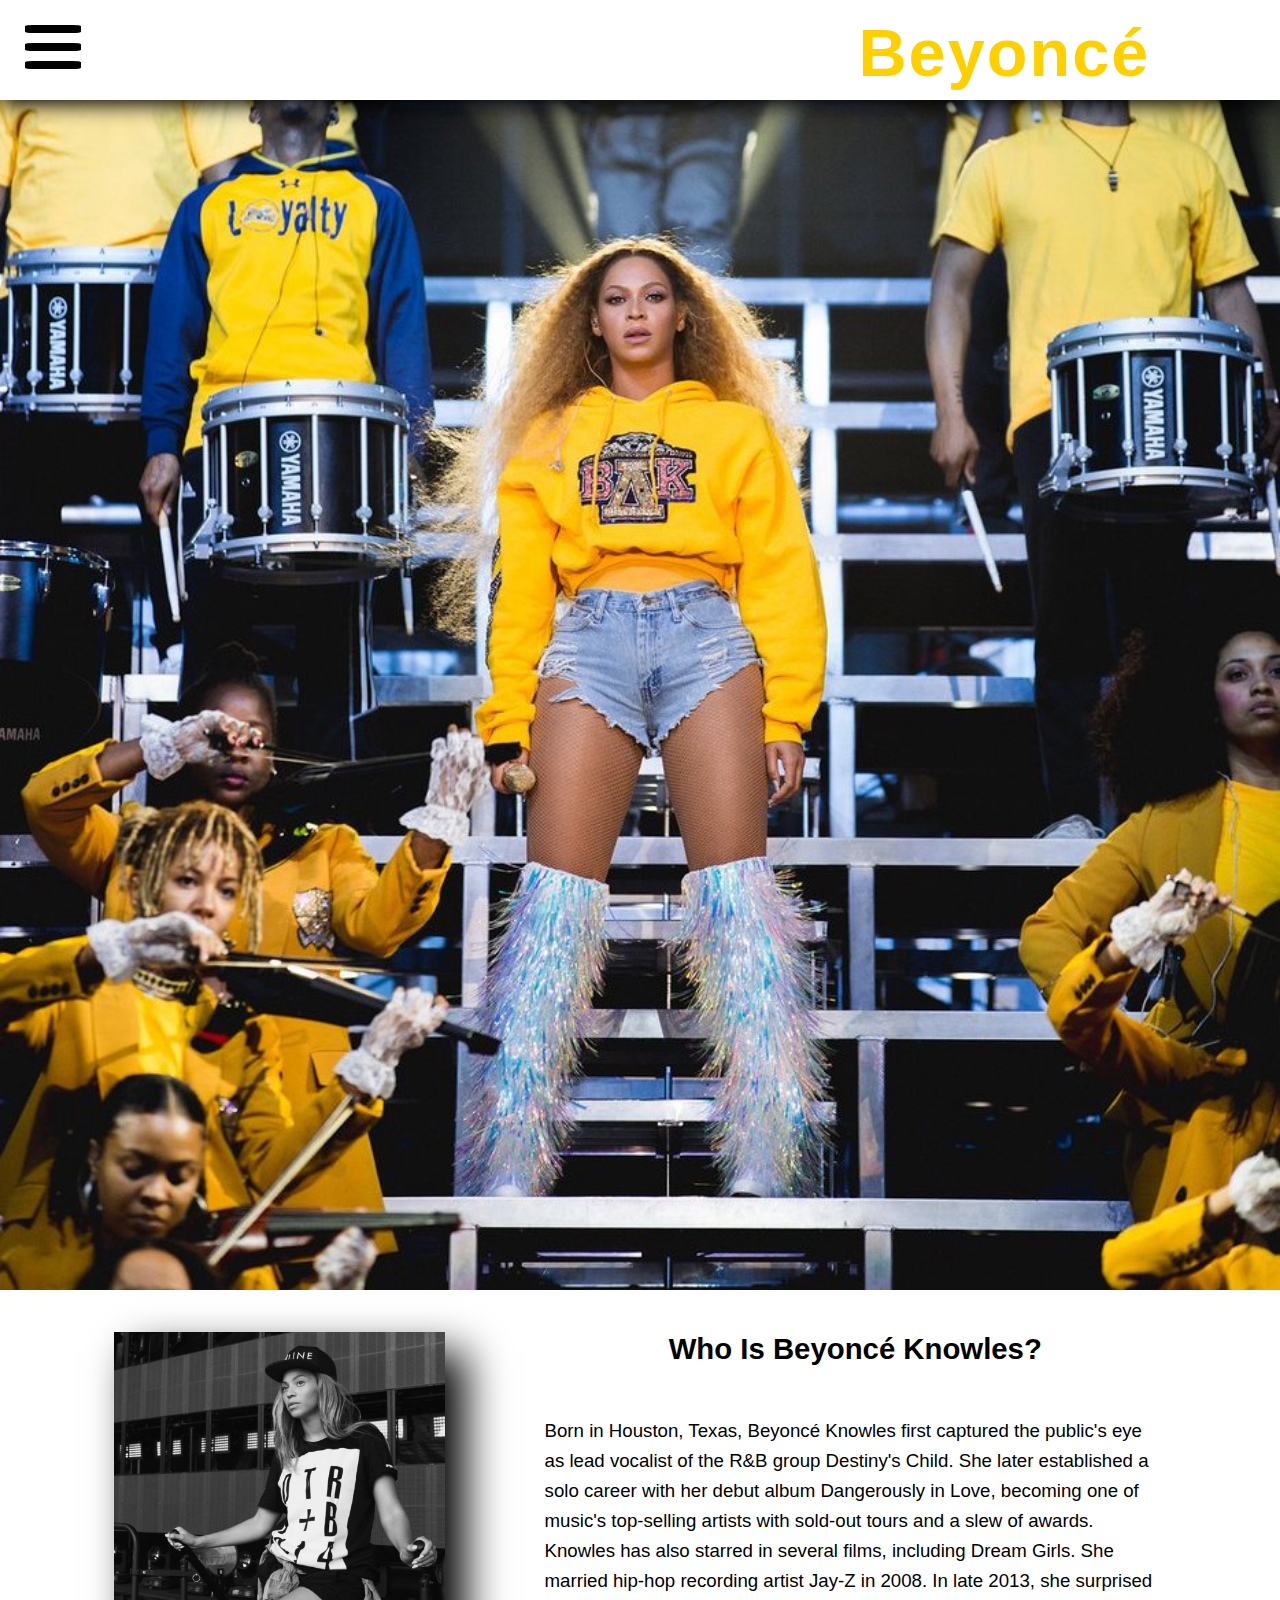
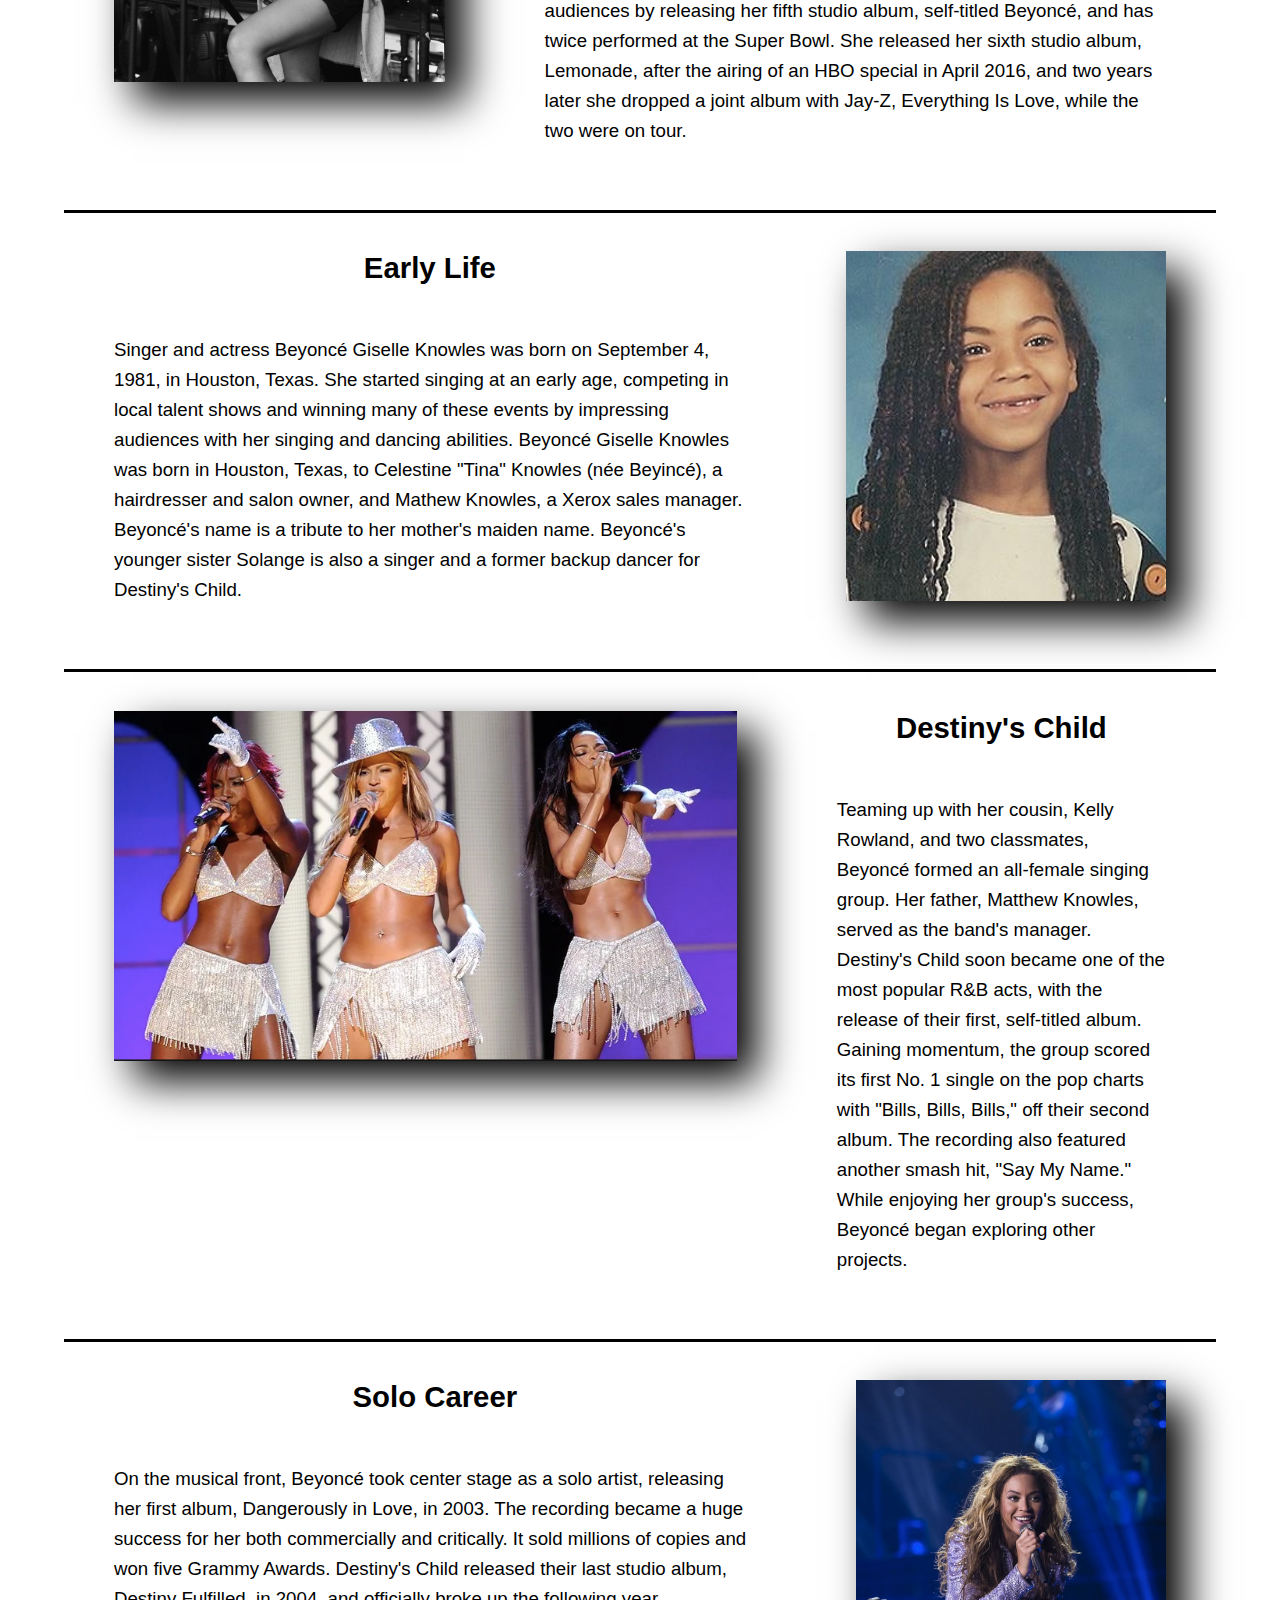
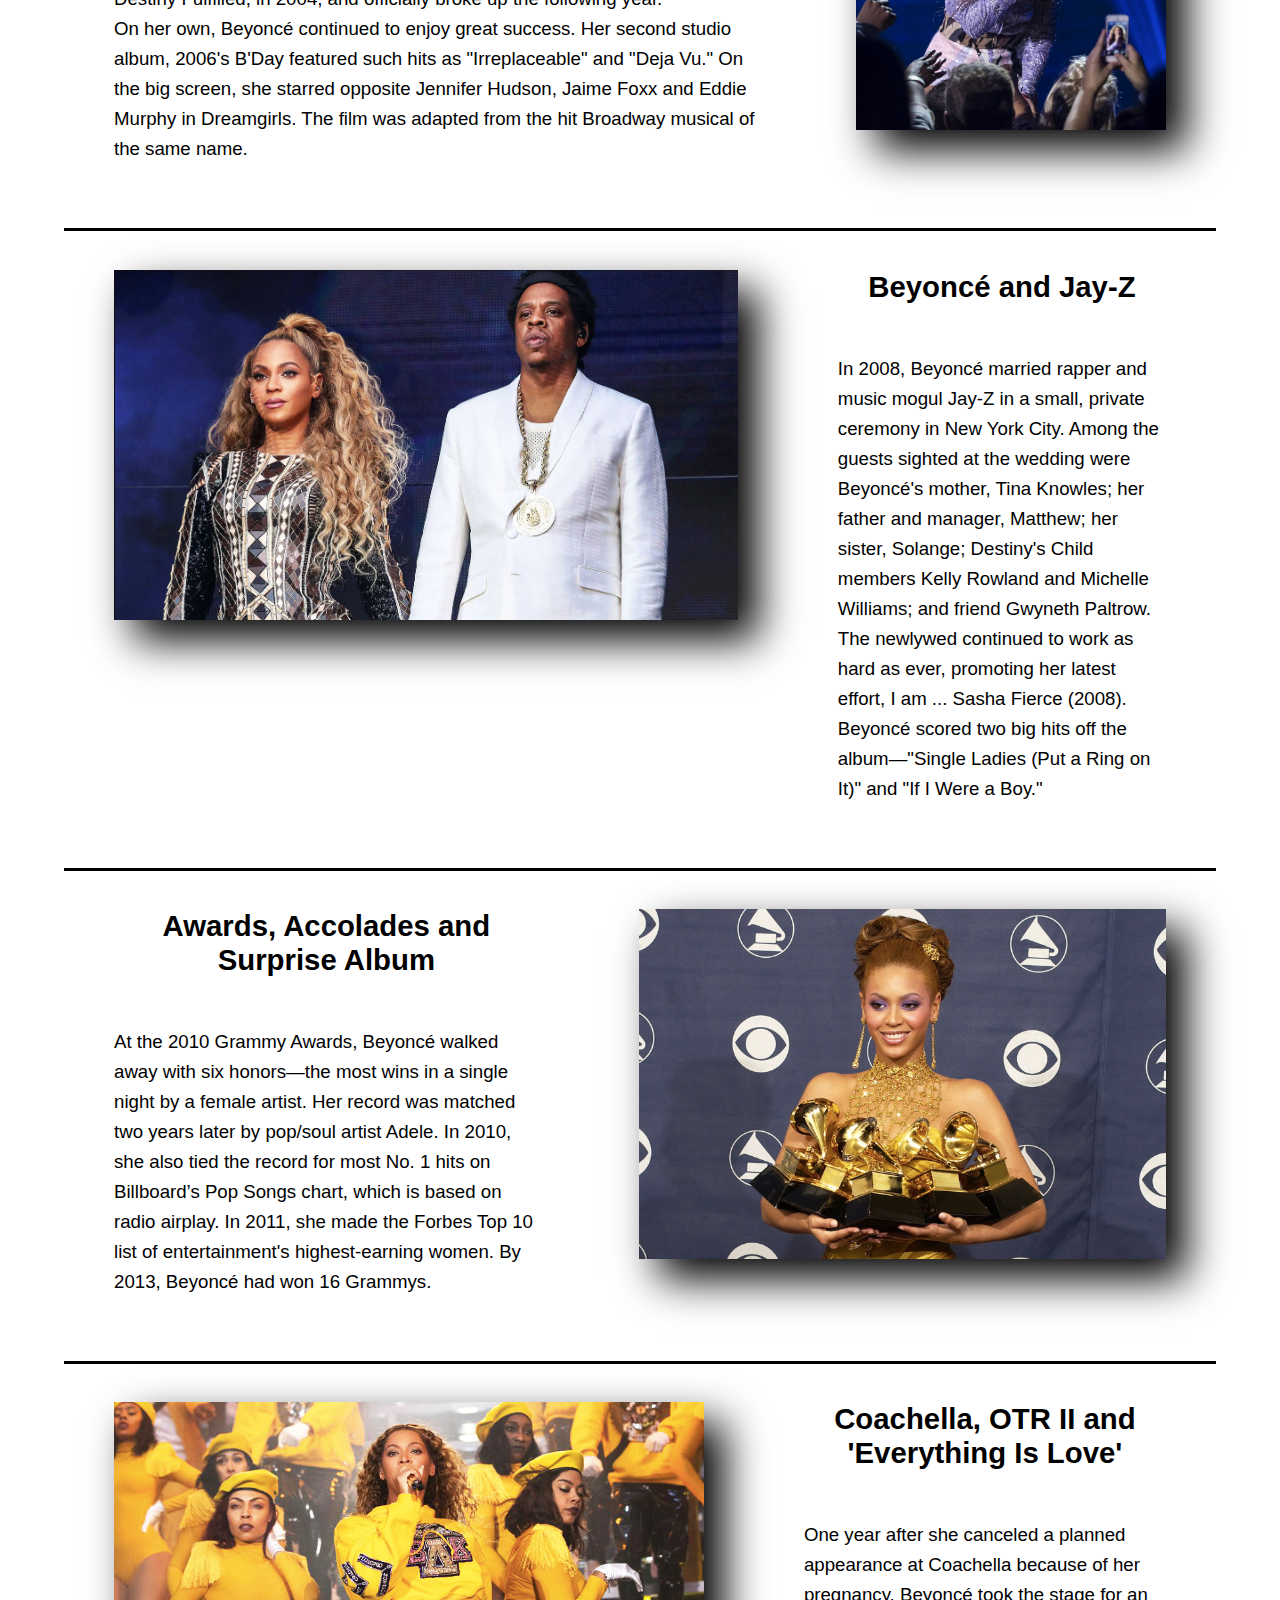
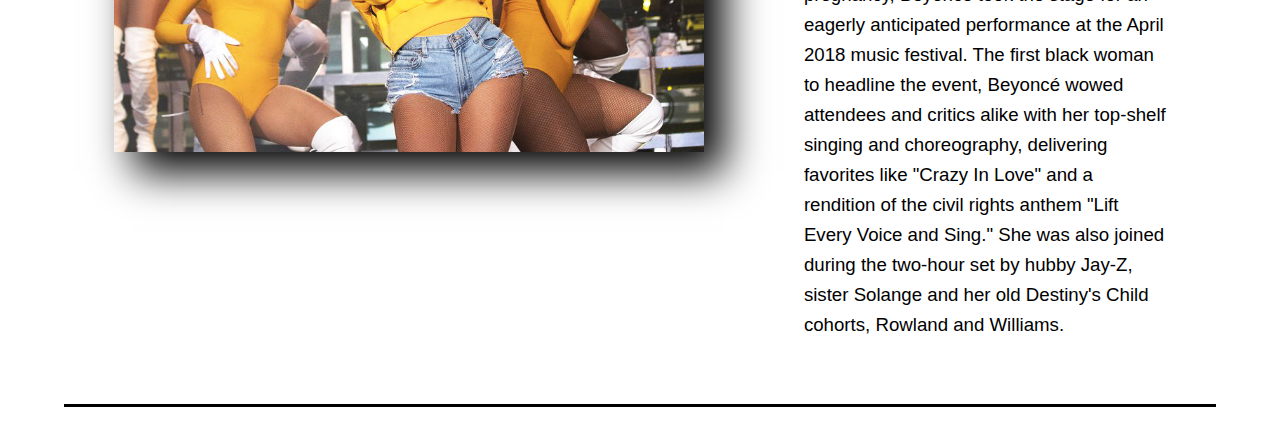
<file: BeyonceFinal/pages/about.html>
<!DOCTYPE html>
<html lang="en">
<head>
    <meta charset="UTF-8">
    <meta name="viewport" content="width=device-width, initial-scale=1.0">
    <meta http-equiv="X-UA-Compatible" content="ie=edge">
    <title>About</title>
    <link rel="stylesheet" href="../css/main.css">
</head>
<body>
    <header>
        <h1><a class="logo" href="../index.html">Beyoncé</a></h1>
    </header>
        <div id="navBackground" class= "navActive"></div>
        <nav id="menuBar">
            <a class="toggleMenu active" onclick="slideNav()">
                <span></span>
                <span></span>
                <span></span>
            </a>
            <ul class="navList">
                <li class="navTab"><a href="about.html" class=" navItem about">About</a></li>
                <li class="navTab"><a href="music.html" class="navItem music">Music</a></li>
                <li class="navTab"><a href="tours.html" class="navItem tours">Tours</a></li>
                <li class="navTab"><a href="beygood.html" class="navItem beygood">#BeyGood</a></li>
                <li class="navTab"><a href="ivypark.html" class="navItem ivyPark">Ivy Park</a></li>
                <li class="navTab"><a href="join.html" class="navItem join">Join the Hive</a></li>
            </ul>
        </nav>
        <img src="../images/aboutBackground.jpeg" alt="" class="aboutBack">
        <main class="aboutMain">
            <div class="aboutSection">
                <img src="../images/otr1.png" alt="" class="aboutImage">
                <div class="aboutInfo">
                    <h2 class="aboutHeads">Who Is Beyoncé Knowles?</h2>
                    <p class="aboutText">Born in Houston, Texas, Beyoncé Knowles 
                        first captured the public's eye as lead vocalist of the 
                        R&B group Destiny's Child. She later established a solo 
                        career with her debut album Dangerously in Love, becoming 
                        one of music's top-selling artists with sold-out tours 
                        and a slew of awards. Knowles has also starred in several 
                        films, including Dream Girls. She married hip-hop recording 
                        artist Jay-Z in 2008. In late 2013, she surprised audiences 
                        by releasing her fifth studio album, self-titled Beyoncé, 
                        and has twice performed at the Super Bowl. She released her 
                        sixth studio album, Lemonade, after the airing of an HBO 
                        special in April 2016, and two years later she dropped a 
                        joint album with Jay-Z, Everything Is Love, while the two 
                        were on tour.</p>
                </div>
            </div>
            <div class="aboutSection aboutSection2">
                <img src="../images/childBey.png" alt="Child Beyonce" class="aboutImage">
                <div class="aboutInfo">
                    <h2 class="aboutHeads aboutHeads2">Early Life</h2>
                    <p class="aboutText">Singer and actress Beyoncé Giselle Knowles 
                        was born on September 4, 1981, in Houston, Texas. She started 
                        singing at an early age, competing in local talent shows and 
                        winning many of these events by impressing audiences with her 
                        singing and dancing abilities. Beyoncé Giselle Knowles was born 
                        in Houston, Texas, to Celestine "Tina" Knowles (née Beyincé), 
                        a hairdresser and salon owner, and Mathew Knowles, a Xerox sales 
                        manager. Beyoncé's name is a tribute to her mother's maiden name.
                        Beyoncé's younger sister Solange is also a singer and a former 
                        backup dancer for Destiny's Child.</p>
                </div>
            </div>
            <div class="aboutSection">
                <img src="../images/destiny.png" alt="DEstiny's Child" class="aboutImage">
                <div class="aboutInfo">
                    <h2 class="aboutHeads">Destiny's Child</h2>
                    <p class="aboutText">Teaming up with her cousin, Kelly Rowland, 
                        and two classmates, Beyoncé formed an all-female singing group. 
                        Her father, Matthew Knowles, served as the band's manager. Destiny's Child soon 
                        became one of the most popular R&B acts, with the release of their 
                        first, self-titled album. Gaining momentum, the group scored its 
                        first No. 1 single on the pop charts with "Bills, Bills, Bills," 
                        off their second album. The recording also featured another smash 
                        hit, "Say My Name." <br> While enjoying her group's success, Beyoncé 
                        began exploring other projects.</p>
                </div>
            </div>
            <div class="aboutSection aboutSection2">
                <img src="../images/mrscarter1.png" alt="Beyonce in Concert" class="aboutImage">
                <div class="aboutInfo">
                    <h2 class="aboutHeads aboutHeads2">Solo Career</h2>
                    <p class="aboutText">On the musical front, Beyoncé took center stage as a solo 
                        artist, releasing her first album, Dangerously in Love, in 2003. The recording 
                        became a huge success for her both commercially and critically. It sold 
                        millions of copies and won five Grammy Awards. Destiny's Child released 
                        their last studio album, Destiny Fulfilled, in 2004, and officially broke 
                        up the following year. </br> On her own, Beyoncé continued to enjoy great 
                        success. Her second studio album, 2006's B'Day featured such hits as 
                        "Irreplaceable" and "Deja Vu." On the big screen, she starred opposite Jennifer 
                        Hudson, Jaime Foxx and Eddie Murphy in Dreamgirls. The film was adapted from 
                        the hit Broadway musical of the same name.</p>
                </div>
            </div>
            <div class="aboutSection">
                <img src="../images/beyJay.png" alt="Beyonce with Jay-Z" class="aboutImage">
                <div class="aboutInfo">
                    <h2 class="aboutHeads">Beyoncé and Jay-Z</h2>
                    <p class="aboutText">In 2008, Beyoncé married rapper and music mogul Jay-Z in a 
                        small, private ceremony in New York City. Among the guests sighted at the 
                        wedding were Beyoncé's mother, Tina Knowles; her father and manager, Matthew; 
                        her sister, Solange; Destiny's Child members Kelly Rowland and Michelle Williams; 
                        and friend Gwyneth Paltrow.</br>The newlywed continued to work as hard as ever, 
                        promoting her latest effort, I am ... Sasha Fierce (2008). Beyoncé scored two 
                        big hits off the album—"Single Ladies (Put a Ring on It)" and "If I Were a Boy." 
                        </p>
                </div>
            </div>
            <div class="aboutSection aboutSection2">
                <img src="../images/awards2.png" alt="Beyonce with grammy's" class="aboutImage">
                <div class="aboutInfo">
                    <h2 class="aboutHeads aboutHeads2">Awards, Accolades and Surprise Album</h2>
                    <p class="aboutText">At the 2010 Grammy Awards, Beyoncé walked away with six 
                        honors—the most wins in a single night by a female artist. Her record was 
                        matched two years later by pop/soul artist Adele. In 2010, she also tied the 
                        record for most No. 1 hits on Billboard’s Pop Songs chart, which is based 
                        on radio airplay. In 2011, she made the Forbes Top 10 list of entertainment's 
                        highest-earning women. By 2013, Beyoncé had won 16 Grammys.</p>
                </div>
            </div>
                <div class="aboutSection">
                <img src="../images/beychella.png" alt="Coachella Performance" class="aboutImage">
                <div class="aboutInfo">
                    <h2 class="aboutHeads">Coachella, OTR II and 'Everything Is Love'</h2>
                    <p class="aboutText">One year after she canceled a planned appearance at Coachella because of her 
                        pregnancy, Beyoncé took the stage for an eagerly anticipated performance at 
                        the April 2018 music festival. The first black woman to headline the event, 
                        Beyoncé wowed attendees and critics alike with her top-shelf singing and 
                        choreography, delivering favorites like "Crazy In Love" and a rendition of 
                        the civil rights anthem "Lift Every Voice and Sing." She was also joined 
                        during the two-hour set by hubby Jay-Z, sister Solange and her old Destiny's 
                        Child cohorts, Rowland and Williams.</p>
                </div>
            </div>
        </main>
 <script src="../js/main.js"></script>
</body>
</html>
</file>
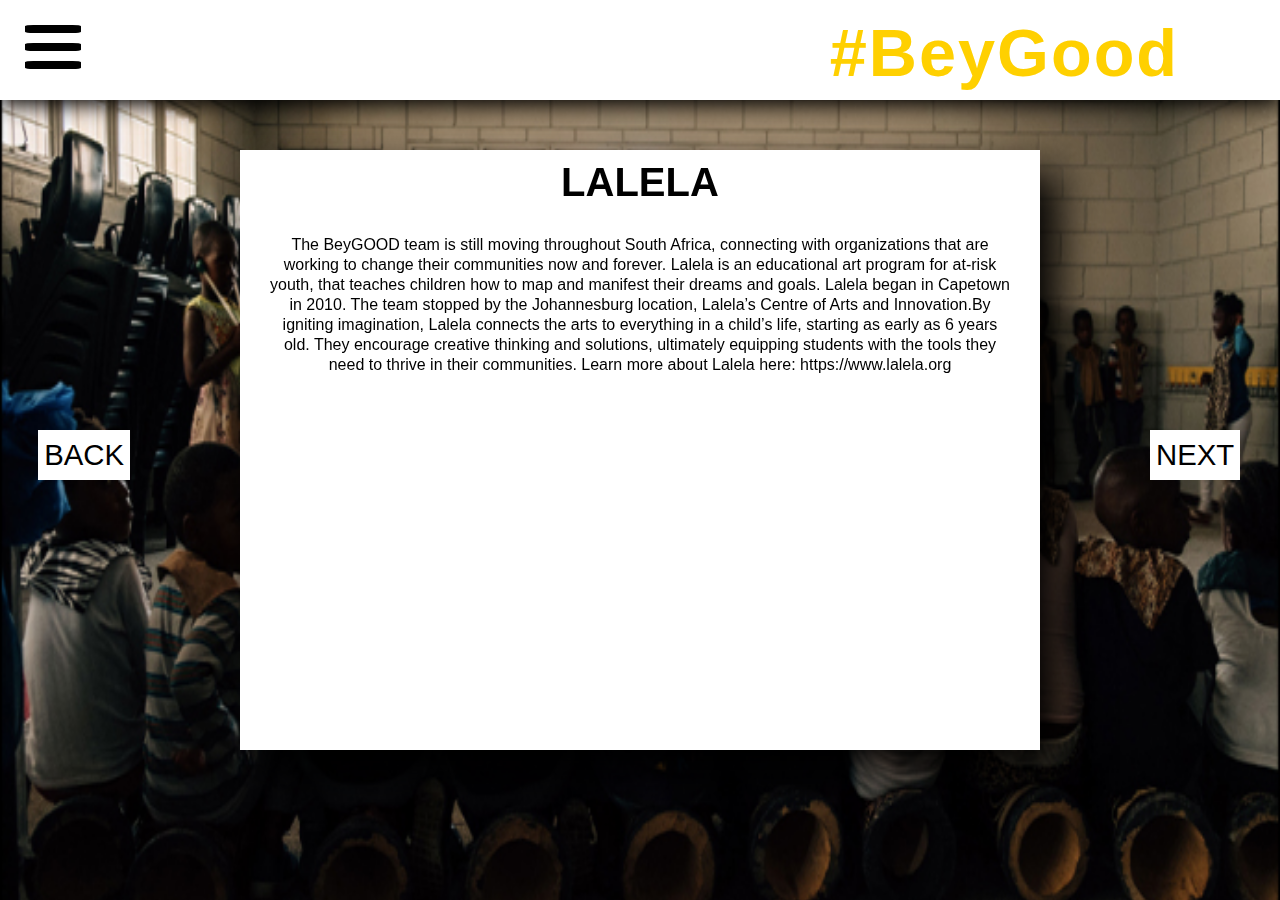
<file: BeyonceFinal/pages/beygood.html>
<!DOCTYPE html>
<html lang="en">
<head>
    <meta charset="UTF-8">
    <meta name="viewport" content="width=device-width, initial-scale=1.0">
    <meta http-equiv="X-UA-Compatible" content="ie=edge">
    <title>#BeyGood</title>
    <link rel="stylesheet" href="../css/main.css">
</head>
<body>
    <img src="../images/beygoodBack.png" alt="Classroom Charity Event" class="musicBackground">
    <header>
           <h1><a class="logo" href="../index.html">#BeyGood</a></h1>
    </header>
    <div id="navBackground" class= "navActive"></div>
        <nav id="menuBar">
            <a class="toggleMenu active" onclick="slideNav()">
                <span></span>
                <span></span>
                <span></span>
            </a>
            <ul class="navList">
                <li class="navTab"><a href="about.html" class=" navItem about">About</a></li>
                <li class="navTab"><a href="music.html" class="navItem music">Music</a></li>
                <li class="navTab"><a href="tours.html" class="navItem tours">Tours</a></li>
                <li class="navTab"><a href="beygood.html" class="navItem beygood">#BeyGood</a></li>
                <li class="navTab"><a href="ivypark.html" class="navItem ivyPark">Ivy Park</a></li>
                <li class="navTab"><a href="join.html" class="navItem join">Join the Hive</a></li>
            </ul>
        </nav>
    <main class="beygoodMain">
    <div class="beyGoodSlides">
    <div class="beyGoodContainer">
        <h2 class="beyGoodTitle">LALELA</h2>
        <p class="beyGoodBody">The BeyGOOD team is still moving throughout South Africa, connecting 
            with organizations that are working to change their communities now and forever. Lalela 
            is an educational art program for at-risk youth, that teaches children how to map and 
            manifest their dreams and goals. Lalela began in Capetown in 2010. The team stopped by 
            the Johannesburg location, Lalela’s Centre of Arts and Innovation.By igniting 
            imagination, Lalela connects the arts to everything in a child’s life, starting as 
            early as 6 years old. They encourage creative thinking and solutions, ultimately 
            equipping students with the tools they need to thrive in their communities. Learn more 
            about Lalela here: https://www.lalela.org</p>
        <div class="videoContainer">
                <iframe width="560" height="315" src="https://www.youtube.com/embed/Cdu_0CmWqBE" frameborder="0" allow="accelerometer; autoplay; encrypted-media; gyroscope; picture-in-picture" allowfullscreen></iframe>
        </div>
    </div>
    <div class="beyGoodContainer">
            <h2 class="beyGoodTitle">IKAMVAYOUTH</h2>
            <p class="beyGoodBody">We visited IkamvaYouth in Milpark, Johannesburg to see their 
                organization in action. IkamvaYouth provides after-school tutoring and support to 
                disadvantaged youth in hopes of pulling them out of poverty and into education, and 
                ultimately, employment. Founded in 2003, its programming was created by both learners 
                and tutors, offering a range of services including academic tutoring, psycho-social 
                support, and career guidance. IkamvaYouth's model is simple: youth-driven, low-cost 
                and high impact programming. Today, IkamvaYouth has over fifteen branches and 5,000 
                earners each year. During our visit we met tutors and students who are committed to 
                the program and all it has to offer. See more from our visit below.</p>
            <div class="videoContainer">
                    <iframe width="560" height="315" src="https://www.youtube.com/embed/qHkasoqn6zs" frameborder="0" allow="accelerometer; autoplay; encrypted-media; gyroscope; picture-in-picture" allowfullscreen></iframe>
            </div>
    </div>
    <div class="beyGoodContainer">
            <h2 class="beyGoodTitle">OTR II SCHOLARSHIP RECIPIENTS</h2>
            <p class="beyGoodBody"></p>
            <div class="videoContainer">
                    <iframe width="560" height="315" src="https://www.youtube.com/embed/f-QZVypYnvo" frameborder="0" allow="accelerometer; autoplay; encrypted-media; gyroscope; picture-in-picture" allowfullscreen></iframe>
            </div>
    </div>
    </div>
    <button onclick="movePics(-1)" class="slideButton backButton">BACK</button>
    <button onclick="movePics(1)" class="slideButton nextButton">NEXT</button>
    </main>
 <script src="../js/main.js"></script>
</body>
</html>
</file>
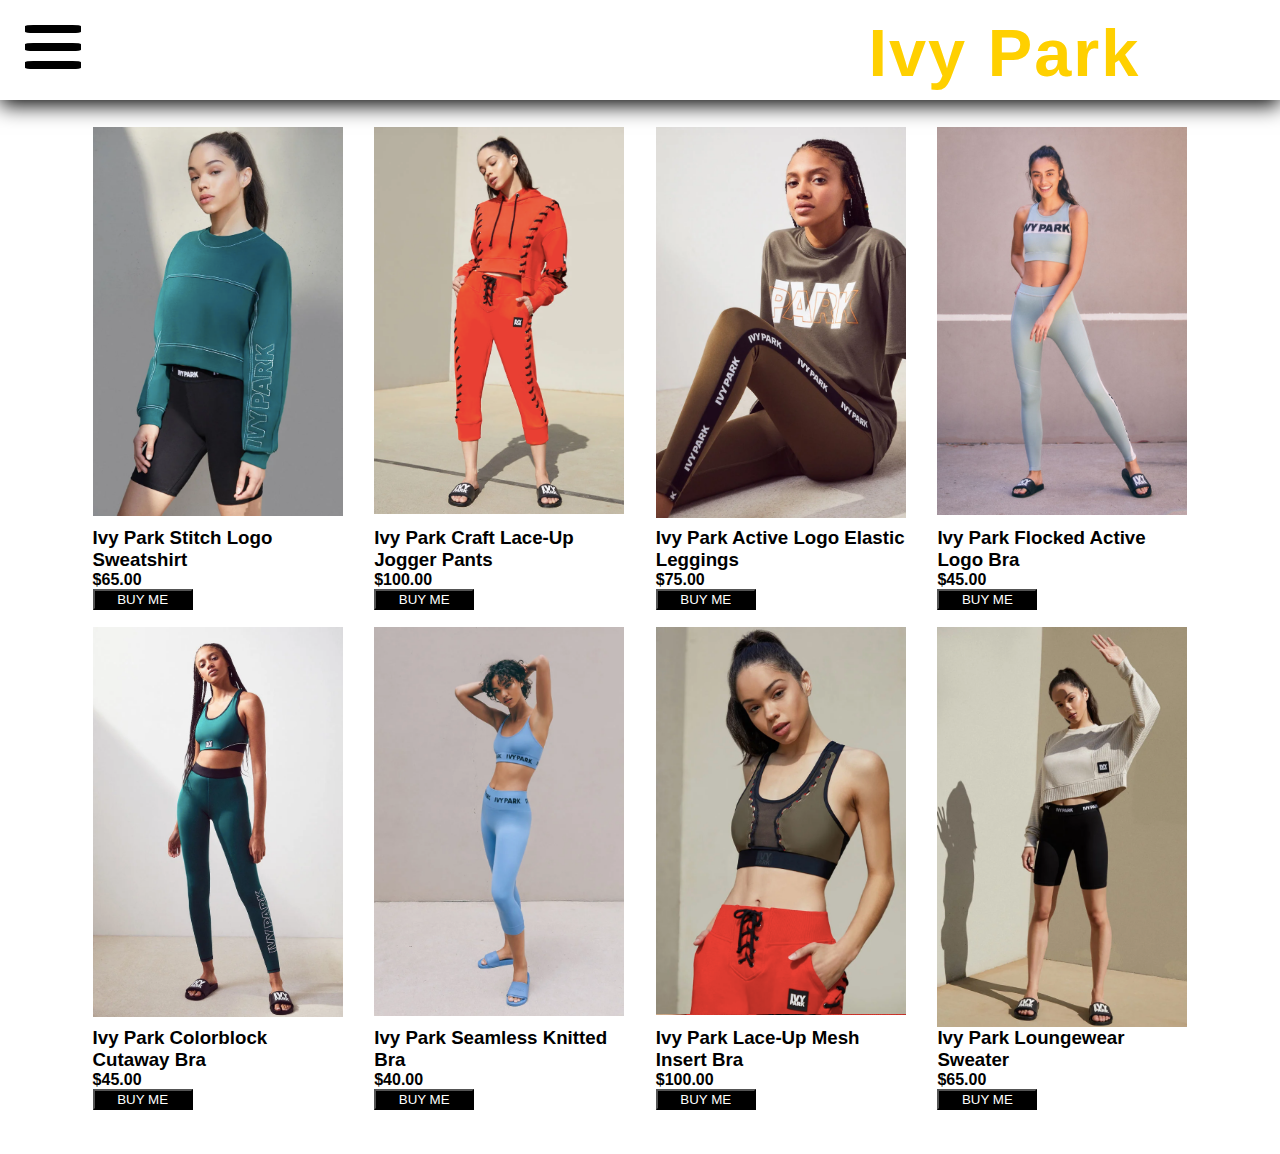
<file: BeyonceFinal/pages/ivypark.html>
<!DOCTYPE html>
<html lang="en">
<head>
    <meta charset="UTF-8">
    <meta name="viewport" content="width=device-width, initial-scale=1.0">
    <meta http-equiv="X-UA-Compatible" content="ie=edge">
    <title>Ivy Park</title>
    <link rel="stylesheet" href="../css/main.css">
</head>
<body>
    <!-- <img src="../images/aboutBackground.jpeg" alt="" class="aboutBack"> -->
    <header>
            <h1><a class="logo" href="../index.html">Ivy Park</a></h1>  
    </header>
     <div id="navBackground" class= "navActive"></div>
        <nav id="menuBar">
            <a class="toggleMenu active" onclick="slideNav()">
                <span></span>
                <span></span>
                <span></span>
            </a>
            <ul class="navList">
                <li class="navTab"><a href="about.html" class=" navItem about">About</a></li>
                <li class="navTab"><a href="music.html" class="navItem music">Music</a></li>
                <li class="navTab"><a href="tours.html" class="navItem tours">Tours</a></li>
                <li class="navTab"><a href="beygood.html" class="navItem beygood">#BeyGood</a></li>
                <li class="navTab"><a href="ivypark.html" class="navItem ivyPark">Ivy Park</a></li>
                <li class="navTab"><a href="join.html" class="navItem join">Join the Hive</a></li>
            </ul>
        </nav>
        <div class="catalog">
            <div class="clotheContainer">
                <div class="imgContainer">
                    <img src="../images/ivyPark1A.png" alt="Ivy Park Stitch Logo Sweatshirt" class="clothe1">
                    <img src="../images/ivyPark1B.png" alt="Ivy Park Stitch Logo Sweatshirt" class="clothe2">
                </div>
                    <h3 class="clotheName">Ivy Park Stitch Logo Sweatshirt</h3>
                    <h4 class="clothePrice">$65.00</h4>
                    <button onclick="openModal(1)" class="buyMe">BUY ME</button>
            </div>
            <div class="clotheContainer">
                <div class="imgContainer">
                    <img src="../images/ivyPark2A.png" alt="Ivy Park Craft Lace-Up Jogger Pants" class="clothe1">
                    <img src="../images/ivyPark2B.png" alt="Ivy Park Craft Lace-Up Jogger Pants" class="clothe2">
                </div>
                    <h3 class="clotheName">Ivy Park Craft Lace-Up Jogger Pants</h3>
                    <h4 class="clothePrice">$100.00</h4>
                    <button onclick="openModal(2)" class="buyMe">BUY ME</button>
            </div>
            <div class="clotheContainer">
                <div class="imgContainer">
                    <img src="../images/ivyPark3A.png" alt="Ivy Park Active Logo Elastic Leggings" class="clothe1">
                    <img src="../images/ivyPark3B.png" alt="Ivy Park Active Logo Elastic Leggings" class="clothe2">
                </div>
                    <h3 class="clotheName">Ivy Park Active Logo Elastic Leggings</h3>
                    <h4 class="clothePrice">$75.00</h4>
                    <button onclick="openModal(3)" class="buyMe">BUY ME</button>
            </div>
            <div class="clotheContainer">
                <div class="imgContainer">
                    <img src="../images/ivyPark4A.png" alt="Ivy Park Flocked Active Logo Bra" class="clothe1">
                    <img src="../images/ivyPark4B.png" alt="Ivy Park Flocked Active Logo Bra" class="clothe2">
                </div>
                    <h3 class="clotheName">Ivy Park Flocked Active Logo Bra</h3>
                    <h4 class="clothePrice">$45.00</h4>
                    <button onclick="openModal(4)" class="buyMe">BUY ME</button>
            </div>
            <div class="clotheContainer">
                <div class="imgContainer">
                    <img src="../images/ivyPark5A.png" alt="Ivy Park Colorblock Cutaway Bra" class="clothe1">
                    <img src="../images/ivyPark5B.png" alt="Ivy Park Colorblock Cutaway Bra" class="clothe2">
                </div>
                    <h3 class="clotheName">Ivy Park Colorblock Cutaway Bra</h3>
                    <h4 class="clothePrice">$45.00</h4>
                    <button onclick="openModal(5)" class="buyMe">BUY ME</button>
            </div>
            <div class="clotheContainer">
                <div class="imgContainer">
                    <img src="../images/ivyPark6A.png" alt="Ivy Park Seamless Knitted Bra" class="clothe1">
                    <img src="../images/ivyPark6B.png" alt="Ivy Park Seamless Knitted Bra" class="clothe2">
                </div>
                    <h3 class="clotheName">Ivy Park Seamless Knitted Bra</h3>
                    <h4 class="clothePrice">$40.00</h4>
                    <button onclick="openModal(6)" class="buyMe">BUY ME</button>
            </div>
            <div class="clotheContainer">
                <div class="imgContainer">
                    <img src="../images/ivyPark7A.png" alt="Ivy Park Lace-Up Mesh Insert Bra" class="clothe1">
                    <img src="../images/ivyPark7B.png" alt="Ivy Park Lace-Up Mesh Insert Bra" class="clothe2">
                </div>
                    <h3 class="clotheName">Ivy Park Lace-Up Mesh Insert Bra</h3>
                    <h4 class="clothePrice">$100.00</h4>
                    <button onclick="openModal(7)" class="buyMe">BUY ME</button>
            </div>
            <div class="clotheContainer">
                <div class="imgContainer">
                    <img src="../images/ivyPark8A.png" alt="Ivy Park Loungewear Sweater" class="clothe1">
                    <img src="../images/ivyPark8B.png" alt="Ivy Park Loungewear Sweater" class="clothe2">
                </div>
                    <h3 class="clotheName">Ivy Park Loungewear Sweater</h3>
                    <h4 class="clothePrice">$65.00</h4>
                    <button onclick="openModal(8)" class="buyMe">BUY ME</button>
            </div>
        </div>
        <!------------------------- Modal Stuf ------------------->
        <div class="modalBack" id="modalBack1">
            <div class="modalContent">
                <img src="../images/ivyPark1A.png" alt="Ivy Park Stitch Logo Sweatshirt" class="modalPic">
                <div class="modalInfo">
                    <h2 class="modalTitle info">Ivy Park Stitch Logo Sweatshirt</h2>
                    <h4 class="modalPrice info">$65.00</h4>
                    <h5 class="itemColor">TEAL</h5>
                    <select class="info">
                            <option>Select Size</option>
                            <option>Small</option>
                            <option>Medium</option>
                            <option>Large</option>
                    </select>
                    <h5 class="itemDetails info">Details</h5>
                    <p class="detailInfo info">Add an extra layer to your workout routine with the Stitch 
                        Logo Sweatshirt from Ivy Park. This pullover features a 
                        crew neckline, long sleeves, contrast stitching, and a 
                        cropped fit.</p>
                    <button class="addBag info" onclick="purchase()">PURCHASE</button>
                </div>
                <button onclick="closeBtn(1)"class="closeBtn">x</button>
            </div>
        </div>
        <div class="modalBack" id="modalBack2">
            <div class="modalContent">
                <img src="../images/ivyPark2A.png" alt="Ivy Park Craft Lace-Up Jogger Pants" class="modalPic">
                <div class="modalInfo">
                    <h2 class="modalTitle info">Ivy Park Craft Lace-Up Jogger Pants</h2>
                    <h4 class="modalPrice info">$100.00</h4>
                    <h5 class="itemColor">RED</h5>
                    <select class="info">
                            <option>Select Size</option>
                            <option>Small</option>
                            <option>Medium</option>
                            <option>Large</option>
                    </select>
                    <h5 class="itemDetails info">Details</h5>
                    <p class="detailInfo info">Add a little edge to your casual style with the Craft 
                        Lace-Up Jogger Pants from Ivy Park. These comfy joggers feature a high-rise 
                        fit, side pockets, lace-up front closure, lace-up detailing, and ribbed cuffs.</p>
                    <button class="addBag info" onclick="purchase()">PURCHASE</button>
                </div>
                <button onclick="closeBtn(2)"class="closeBtn">x</button>
            </div>
        </div>
        <div class="modalBack" id="modalBack3">
            <div class="modalContent">
                <img src="../images/ivyPark3A.png" alt="Ivy Park Active Logo Elastic Leggings" class="modalPic">
                <div class="modalInfo">
                    <h2 class="modalTitle info">Ivy Park Active Logo Elastic Leggings</h2>
                    <h4 class="modalPrice info">$75.00</h4>
                    <h5 class="itemColor">GREEN</h5>
                    <select class="info">
                            <option>Select Size</option>
                            <option>Small</option>
                            <option>Medium</option>
                            <option>Large</option>
                    </select>
                    <h5 class="itemDetails info">Details</h5>
                    <p class="detailInfo info">Ivy Park deliver the Active Logo Elastic 
                        Leggings to create the perfect gym-ready look. These high-rise 
                        leggings feature logo taped sides, elastic waistband, and a 
                        tight fit.</p>
                    <button class="addBag info" onclick="purchase()">PURCHASE</button>
                </div>
                <button onclick="closeBtn(3)"class="closeBtn">x</button>
            </div>
        </div>
        <div class="modalBack" id="modalBack4">
            <div class="modalContent">
                <img src="../images/ivyPark4A.png" alt="Ivy Park Flocked Active Logo Bra" class="modalPic">
                <div class="modalInfo">
                    <h2 class="modalTitle info">Ivy Park Flocked Active Logo Bra</h2>
                    <h4 class="modalPrice info">$45.00</h4>
                    <h5 class="itemColor">DARK GRAY</h5>
                    <select class="info">
                            <option>Select Size</option>
                            <option>Small</option>
                            <option>Medium</option>
                            <option>Large</option>
                    </select>
                    <h5 class="itemDetails info">Details</h5>
                    <p class="detailInfo info">Stay active in the versatile sports bra 
                        by Ivy Park. It has a black logo at the front with mesh paneling, 
                        racerback silhouette, and elastic band.</p>
                    <button class="addBag info" onclick="purchase()">PURCHASE</button>
                </div>
                <button onclick="closeBtn(4)"class="closeBtn">x</button>
            </div>
        </div>
        <div class="modalBack" id="modalBack5">
            <div class="modalContent">
                <img src="../images/ivyPark5A.png" alt="Ivy Park Colorblock Cutaway Bra" class="modalPic">
                <div class="modalInfo">
                    <h2 class="modalTitle info">Ivy Park Colorblock Cutaway Bra</h2>
                    <h4 class="modalPrice info">$45.00</h4>
                    <h5 class="itemColor">TEAL</h5>
                    <select class="info">
                            <option>Select Size</option>
                            <option>Small</option>
                            <option>Medium</option>
                            <option>Large</option>
                    </select>
                    <h5 class="itemDetails info">Details</h5>
                    <p class="detailInfo info">Hit the gym in style with the ultra-cute 
                        and comfy Colorblock Cutaway Bra by Ivy Park. This sports bra 
                        features a scoop neckline with contrast binding, logo tag at 
                        the front, mesh panel sides, racerback silhouette, and an elastic 
                        band with back cutout details.</p>
                    <button class="addBag info" onclick="purchase()">PURCHASE</button>
                </div>
                <button onclick="closeBtn(5)"class="closeBtn">x</button>
            </div>
        </div>
        <div class="modalBack" id="modalBack6">
            <div class="modalContent">
                <img src="../images/ivyPark6A.png" alt="Ivy Park Seamless Knitted Bra" class="modalPic">
                <div class="modalInfo">
                    <h2 class="modalTitle info">Ivy Park Seamless Knitted Bra</h2>
                    <h4 class="modalPrice info">$40.00</h4>
                    <h5 class="itemColor">BLUE</h5>
                    <select class="info">
                            <option>Select Size</option>
                            <option>Small</option>
                            <option>Medium</option>
                            <option>Large</option>
                    </select>
                    <h5 class="itemDetails info">Details</h5>
                    <p class="detailInfo info">This seamless knitted bra is designed for 
                        low-impact workouts. It features adjustable straps, scoop neckline, 
                        racerback silhouette, and logo band.</p>
                    <button class="addBag info" onclick="purchase()">PURCHASE</button>
                </div>
                <button onclick="closeBtn(6)"class="closeBtn">x</button>
            </div>
        </div>
        <div class="modalBack" id="modalBack7">
            <div class="modalContent">
                <img src="../images/ivyPark7A.png" alt="Ivy Park Lace-Up Mesh Insert Bra" class="modalPic">
                <div class="modalInfo">
                    <h2 class="modalTitle info">Ivy Park Lace-Up Mesh Insert Bra</h2>
                    <h4 class="modalPrice info">$100.00</h4>
                    <h5 class="itemColor">OLIVE</h5>
                    <select class="info">
                            <option>Select Size</option>
                            <option>Small</option>
                            <option>Medium</option>
                            <option>Large</option>
                    </select>
                    <h5 class="itemDetails info">Details</h5>
                    <p class="detailInfo info">Hit the gym in style with the Lace-Up Mesh 
                        Insert Bra from Ivy Park. This sports bra is complete with a scoop 
                        neckline, mixed mesh fabric with lace-up detailing, racerback 
                        silhouette, and elastic band for a comfortable fit.</p>
                    <button class="addBag info" onclick="purchase()" >PURCHASE</button>
                </div>
                <button onclick="closeBtn(7)"class="closeBtn">x</button>
            </div>
        </div>
        <div class="modalBack" id="modalBack8">
            <div class="modalContent">
                <img src="../images/ivyPark8A.png" alt="Ivy Park Loungewear Sweater" class="modalPic">
                <div class="modalInfo">
                    <h2 class="modalTitle info">Ivy Park Loungewear Sweater</h2>
                    <h4 class="modalPrice info">$65.00</h4>
                    <h5 class="itemColor">SAND</h5>
                    <select class="info">
                            <option>Select Size</option>
                            <option>Small</option>
                            <option>Medium</option>
                            <option>Large</option>
                    </select>
                    <h5 class="itemDetails info">Details</h5>
                    <p class="detailInfo info">Reach for the Loungewear Sweater from 
                        Ivy Park on cold nights for an instant warm up. This super 
                        soft sweater features long sleeves, crew neckline, mixed 
                        ribbed fabric, and a cropped fit.</button>
                    <button class="addBag info" onclick="purchase()">PURCHASE</button>
                </div>
                <button onclick="closeBtn(8)" class="closeBtn">x</button> 
            </div>
        </div>
 <script src="../js/main.js"></script>
</body>
</html>
</file>
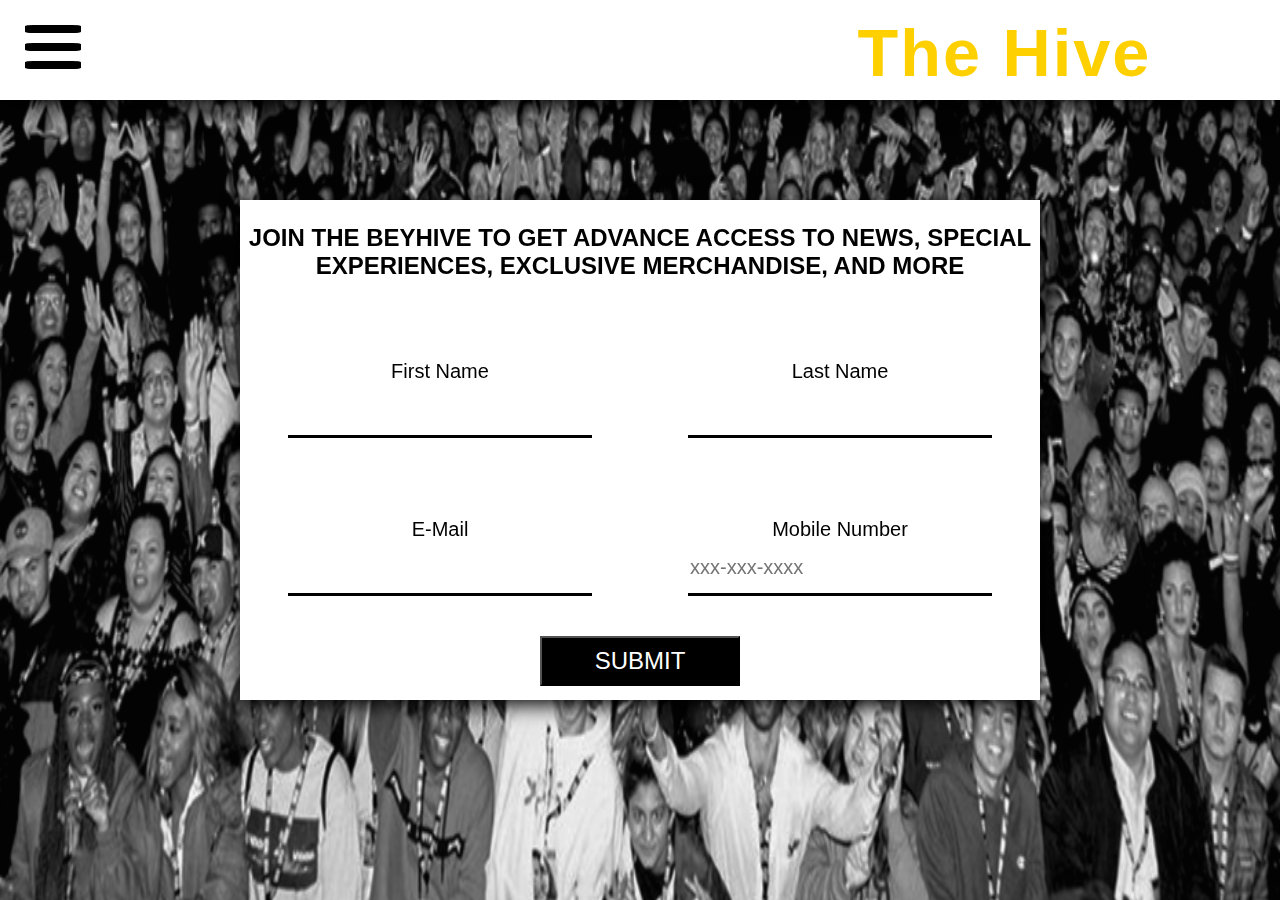
<file: BeyonceFinal/pages/join.html>
<!DOCTYPE html>
<html lang="en">
<head>
    <meta charset="UTF-8">
    <meta name="viewport" content="width=device-width, initial-scale=1.0">
    <meta http-equiv="X-UA-Compatible" content="ie=edge">
    <title>Bey Hive</title>
    <link rel="stylesheet" href="../css/main.css">
</head>
<body>
    <img src="../images/joinHive.png" alt="" class="musicBackground">
    <header>
            <h1><a class="logo" href="../index.html">The Hive</a></h1>
    </header>
        <div id="navBackground" class= "navActive"></div>
        <nav id="menuBar">
            <a class="toggleMenu active" onclick="slideNav()">
                <span></span>
                <span></span>
                <span></span>
    
            </a>
            <ul class="navList">
                <li class="navTab"><a href="about.html" class=" navItem about">About</a></li>
                <li class="navTab"><a href="music.html" class="navItem music">Music</a></li>
                <li class="navTab"><a href="tours.html" class="navItem tours">Tours</a></li>
                <li class="navTab"><a href="beygood.html" class="navItem beygood">#BeyGood</a></li>
                <li class="navTab"><a href="ivypark.html" class="navItem ivyPark">Ivy Park</a></li>
                <li class="navTab"><a href="join.html" class="navItem join">Join the Hive</a></li>
            </ul>
        </nav>
    <main class="joinForm">
        <form action="">
            <h2 class="formTitle">JOIN THE BEYHIVE TO GET ADVANCE ACCESS TO NEWS, SPECIAL EXPERIENCES, EXCLUSIVE MERCHANDISE, AND MORE</h2>
            <div class="row1">
                <div class="formItems">
                    <label for="first">First Name</label>
                    <input type="text" id="first" class="formInput">
                </div>
                <div class="formItems">
                    <label for="last">Last Name</label> 
                    <input type="text" id="last" class="formInput">
                </div>
            </div>
            <div class="row1">
                <div class="formItems">
                    <label for="email">E-Mail</label>
                    <input type="text"id="email" class="formInput">
                </div>
                <div class="formItems">
                    <label for="number">Mobile Number</label>
                    <input type="text" id="number" placeholder="xxx-xxx-xxxx" class="formInput">
                </div>
            </div>
            <button class="formBtn" type="button" onclick="openModal(9)">SUBMIT</button>
        </form>
        <div class="modalBack" id="modalBack9">
                <div class="modalContent" id="joinModal">
                    <div class="modalInfo" id="joinModalInfo">
                        <h2 class="modalTitle info" id="thanksJoin">Thanks for joining!</h2>
                    </div>
                    <button onclick="closeBtn(9)" class="closeBtn">x</button> 
                </div>
        </div>
        
    </main>
 <script src="../js/main.js"></script>
</body>
</html>
</file>
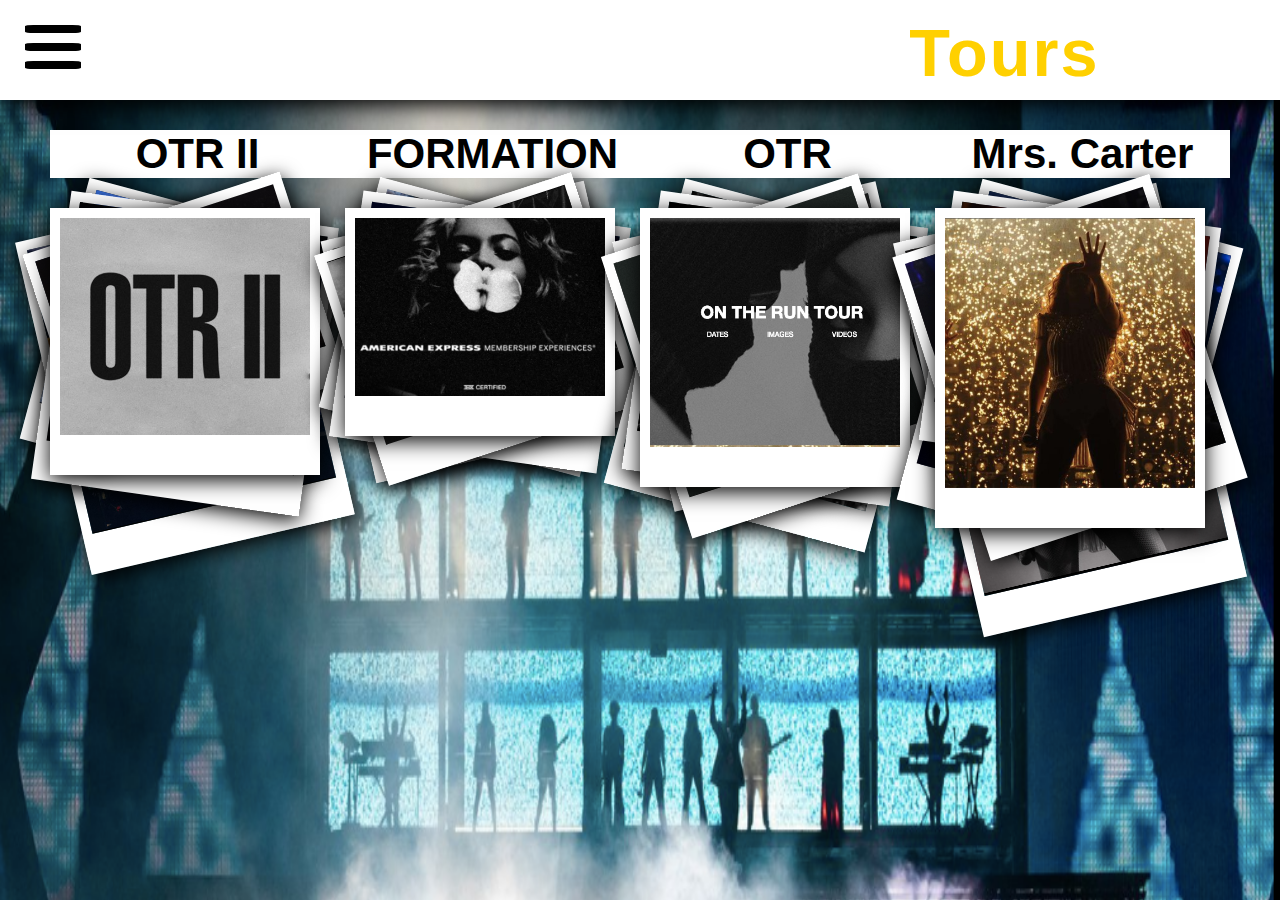
<file: BeyonceFinal/pages/tours.html>
<!DOCTYPE html>
<html lang="en">
<head>
    <meta charset="UTF-8">
    <meta name="viewport" content="width=device-width, initial-scale=1.0">
    <meta http-equiv="X-UA-Compatible" content="ie=edge">
    <title>Tours</title>
    <link rel="stylesheet" href="../css/main.css">
</head>
<body>
    <img src="../images/tourBack.png" alt="Formation Tour Background" class="tourBack">
    <header>
         <h1><a class="logo" href="../index.html">Tours</a></h1>
    </header>
        <div id="navBackground" class= "navActive"></div> 
        <nav id="menuBar">
            <a class="toggleMenu active" onclick="slideNav()">
                <span></span>
                <span></span>
                <span></span>
    
            </a>
            <ul class="navList">
                <li class="navTab"><a href="about.html" class=" navItem about">About</a></li>
                <li class="navTab"><a href="music.html" class="navItem music">Music</a></li>
                <li class="navTab"><a href="tours.html" class="navItem tours">Tours</a></li>
                <li class="navTab"><a href="beygood.html" class="navItem beygood">#BeyGood</a></li>
                <li class="navTab"><a href="ivypark.html" class="navItem ivyPark">Ivy Park</a></li>
                <li class="navTab"><a href="join.html" class="navItem join">Join the Hive</a></li>
            </ul>
        </nav>
    <main class="toursMain">
        <div class="otrII">
            <h2 onclick="openModal(10)" class="tourName">OTR II</h2>
            <img src="../images/otrII1.png" alt="On the Run 2 Tour" class="tourPics turn1" id="move1">
            <img src="../images/otrII2.png" alt="On the Run 2 Tou" class="tourPics turn2" id="move2">
            <img src="../images/otrII3.png" alt="On the Run 2 Tou" class="tourPics turn3" id="move3">
            <img src="../images/otrII4.png" alt="On the Run 2 Tou" class="tourPics turn4" id="move4">
            <img src="../images/otrII5.png" alt="On the Run 2 Tou" class="tourPics pic5" onclick="move(1)">
        </div>
        <div class="formation">
            <h2 onclick="openModal(11)"class="tourName">FORMATION</h2>
            <img src="../images/formation1.png" alt="Formation Tour" class="tourPics turn1" id="move5">
            <img src="../images/formation2.png" alt="Formation Tour" class="tourPics turn2" id="move6">
            <img src="../images/formation3.png" alt="Formation Tour" class="tourPics turn3" id="move7">
            <img src="../images/formation4.png" alt="Formation Tour" class="tourPics turn4" id="move8">
            <img src="../images/formation5.png" alt="Formation Tour" class="tourPics pic5" onclick="move(5)">
        </div>
        <div class="otr">
            <h2 onclick="openModal(12)"class="tourName">OTR</h2>
            <img src="../images/otr1.png" alt="On the Run Tour" class="tourPics turn1" id="move9">
            <img src="../images/otr2.png" alt="On the Run Tour" class="tourPics turn2" id="move10">
            <img src="../images/otr3.png" alt="On the Run Tour" class="tourPics turn3" id="move11">
            <img src="../images/otr4.png" alt="On the Run Tour" class="tourPics turn4" id="move12">
            <img src="../images/otr5.png" alt="On the Run Tour" class="tourPics pic5" onclick="move(9)">
        </div>
        <div class="mrsCarter">
            <h2 onclick="openModal(13)"class="tourName">Mrs. Carter</h2>
            <img src="../images/mrscarter1.png" alt="Mrs. Carter Tour" class="tourPics turn1" id="move13">
            <img src="../images/mrscarter2.png" alt="Mrs. Carter Tour" class="tourPics turn2" id="move14">
            <img src="../images/mrscarter3.png" alt="Mrs. Carter Tour" class="tourPics turn3" id="move15">
            <img src="../images/mrscarter4.png" alt="Mrs. Carter Tour" class="tourPics turn4" id="move16">
            <img src="../images/mrscarter5.png" alt="Mrs. Carter Tour" class="tourPics pic5" onclick="move(13)">
        </div>
    </main>
    <div class="modalBack" id="modalBack10">
            <div class="modalContent">
                <h2 class="tourDates">TOUR DATES</h2>
                <img src="../images/otr2date.png" alt="Tour Dates" class="modalPic tourModal">
                <button onclick="closeBtn(10)" class="closeBtn">x</button> 
            </div>
    </div>
    <div class="modalBack" id="modalBack11">
            <div class="modalContent">
                <h2 class="tourDates">TOUR DATES</h2>
                <img src="../images/formationdate.png" alt="Tour Dates" class="modalPic tourModal">
                <button onclick="closeBtn(11)" class="closeBtn">x</button> 
            </div>
    </div>
    <div class="modalBack" id="modalBack12">
            <div class="modalContent">
                <h2 class="tourDates">TOUR DATES</h2>
                <img src="../images/otrdate.png" alt="Tour Dates" class="modalPic tourModal">
                <button onclick="closeBtn(12)" class="closeBtn">x</button> 
            </div>
    </div>
    <div class="modalBack" id="modalBack13">
            <div class="modalContent">
                <h2 class="tourDates">TOUR DATES</h2>
                <img src="../images/carterdate.png" alt="Tour Dates" class="modalPic tourModal">
                <button onclick="closeBtn(13)" class="closeBtn">x</button> 
            </div>
    </div>
 <script src="../js/main.js"></script>
</body>
</html>
</file>
<file: BeyonceFinal/css/main.css>
*{
    margin: 0 auto;
    font-family: sans-serif;
    /* border: solid; */
}
/* landing page */
.holdUp{  /* landing cover image */
    position: absolute;
    width: 100%;
    height: 100%;
    overflow: hidden;

}
.landingBody{
    display: flex;
    justify-content: center;
}
.landing{
    position: absolute;
    text-align: center;
    width: 300px;
    height: 75px;
    border: none;
    background: rgb(255, 187, 0);
    color: white;
    font-size: 36pt;
    margin-top: 35%;
    text-decoration: none;
}
/* --------------------------------------------- about page ----------------------------- */
.aboutBack{
    width: 100%;
}
header{
    position: fixed;
    /* text-align: right; */
    width: 100%;
    height: 100px;
    background: white;
    margin: 0 auto;
    z-index: 5;
    box-shadow: 0px 5px 20px black;
}
h1{
    font-size: 50pt;
    margin-top: 15px;
    width: 500px;
    text-align: center;
    margin-right: 2%;
    letter-spacing: 2px;
    border-color: red;
}
h1:hover{
    animation: buttonJiggle .5s;
}
@keyframes buttonJiggle{
    0%{
        transform: rotate(0deg);
    }
    25%{
        transform: rotate(15deg);
    }
    50%{
        transform: rotate(-15deg);
    }
    75%{
        transform: rotate(15deg);
    }
    100%{
        transform: rotate(0deg);
    }
}
.logo{
    text-decoration: none;
    color: rgba(255, 208, 0);
}
.navList{
    padding-left: 10%;
    padding-right: 10%;
    border-color: cyan;
}
#navBackground{
    position: fixed;
    z-index: 0;
    width:100%;
    height: 100%;
    background-color: rgba(0, 0, 0, .5);
    display: none;
}

nav{
    position: fixed;
    border-color: pink;
    height: 80%;
    width: 200px;
    background-color: rgba(255, 208, 0, 0.8);
    left: -200px;
    transition: all 500ms linear;
    z-index: 8;
   
}
.active{
    left: 0px;
}
.navTab{
    list-style: none;
    border-color: blue;
    padding: 20px 5px;
    margin-top: 30px;
   
}

.toggleMenu{
    position: absolute;
    margin-left: 215px;
    top: 15px;
    background-color: white;
}
.toggleMenu:hover{
    background:  rgb(255, 208, 0);
    /* animation: buttonJiggle .5s; */
}
.navItem{
    text-decoration: none;
    color: black;
    font-size: 18pt;
    font-family: sans-serif;
    border-top: 5px solid;
    border-bottom: 5px solid;
    margin-top: 10px;
    border-color: black;

}
.navItem:hover {
    transform: scale(1);
    -webkit-transform: scale(1);
    color: white;
}
span{
    display: block;
    width: 50px;
    height: 2px;
    background: black;
    border: solid;
    border-radius: 15%;
    margin: 10px;

}
.aboutSection{
    display: flex;
    border-bottom: solid black;
    margin: 3% 5%;
    padding-bottom: 5%;
}
.aboutSection2{
    display: flex;
    flex-direction: row-reverse;
}
.aboutImage{
    height: 300px;
}
.aboutHeads{
    text-align: center;
    font-size: 22pt;
}
/* .aboutHeads2{
    text-align: left;
} */
.aboutText{
    line-height: 30px;
    font-size: 14pt;
    margin-top: 50px;
}
.aboutInfo{
    margin-left: 50px;
    margin-right: 50px;
}
.aboutImage{
    margin: 50px;
    margin-bottom: 0px;
    margin-top: 0px;
    height: 350px;
    box-shadow: 20px 20px 40px black;
}
.social{
    display:flex;
    justify-content: space-around;
    width: 200px;
}
.socialImg{
    width: 30px;
}

/* --------------------------------------------- music page ----------------------------- */
.musicBackground{
    position: fixed;
    width: 100%;
    height: 100%;
    margin-top: 6%;
    margin-bottom: 10%;
    z-index: -1;
  
}
.mainMusic{
    /* display: absolute; */
    padding-top: 13%;
}
.musicContainer{
    /* display: flex;
    flex-direction: column; */
    display: grid;
    grid-template-columns: 1fr 1fr 1fr;
    grid-template-rows: 40px 1fr 1fr 1fr;
    height: 500px;
    margin:0% 10%;
    margin-bottom: 20%; 
    background-color: rgba(255, 255, 255, .8); 
  
}
.container1{
    /* padding-top: 12%; */
}
.albumCover{
    height: 380px;
    /* justify-content: center; */
    /* position: absolute; */
    z-index: 1;
    
}
.albumTitle{
    height: 30px;
    grid-column: 1/4;
    grid-row: 1/2;
}
.coverBack{
    position: absolute;
    height: 380px;
}
.songList{
    text-align: center;
    padding-top: 5%; 
    padding-left: 10%;
    list-style: none;
    font-size: 10pt;
    position: absolute;
    z-index: 0;
}
.spotify{
    width: 200px;
    height: 300px;
    background-color: rgb(255, 208, 0);
    position: absolute;
    z-index: 0;
}
.albumContainer{
    display: flex;
    text-align: center;
    grid-column: 1/4;
    grid-row: 2/5;
}
.albumCover:hover{
    -ms-transform: scale(1);
    -webkit-transform: scale(1); 
    /* this is not working!!!!!!!!!!!!!!!!!!!!!!! */
    animation: fidget 0.75s infinite;
}
@keyframes fidget{
    0%{
        height: 380px;
    }
    50%{
        height: 450px;
    }
    100%{
        height: 380px;
    }
}
#music7, #music9, #music11, #music13{
    width: 350px;
}

/* ------------------------------------ BeyGood ---------------------- */
.beygoodMain{
    display: flex;
    justify-content: center;

}
.beyGoodSlides{
    top: 150px;
    position: fixed;
    width: 800px;
    height: 600px;
    background-color: white;
    box-shadow: 20px 20px 40px black;
    
}
.beygoodMain{
    padding-top: 75px;
}
.beyGoodTitle{
    text-align: center;
    margin: 10px;
    font-size: 30pt;
}
.beyGoodBody{
    text-align: center;
    line-height: 20px;
    margin: 30px;
}
.videoContainer{
    display: flex;
    justify-content: center;
}
.slideButton{
    position: absolute;
    height: 50px;
    top: 430px;
    font-size: 22pt;
    color: black;
    background: white;
    bordeR:none;
}
.slideButton:hover{
    background-color: rgb(255, 208, 0);
    color: black;
    transform: scale(1);
}
.nextButton{
    left: 1150px;
}
.backButton{
    right: 1150px;
}
/* ---------------- Ivy Park --------------------- */
.catalog{
    padding-top: 6%;
    padding: 6%;
    display: grid;
    grid-template-columns: 1fr 1fr 1fr 1fr;
    grid-template-rows: 1fr 1fr;
}

.clotheContainer{
    margin-top: 50px;
    margin-bottom: 50px;
    /* text-align: center; */
    width: 250px;
    height: 400px;
    border-color: pink;
}
.imgContainer{
    width: 250px;
    height: 400px;
    border-color: red;
}

.clothe2{
    width: 250px;
    position: absolute;
    z-index: -3;
}
.clothe1{
    width: 250px;
    position: absolute;
}
.clothe1:hover{
    opacity: 0;
}

.modalBack{
    width: 100%;
    height: 100%;
    background-color: rgba(0, 0, 0, .8);
    position: fixed;
    top: 0;
    display: flex;
    justify-content: center;
    align-items: center;
    display: none;
}
.modalContent{
    position: fixed;
    display: flex;
    width: 700px;
    height: 500px;
    background-color: white;
}
.modalPic{
    transform: scale(0.8);
}
.modalInfo{
    padding-top: 35px;
    padding-right: 30px;
}
.info{
    margin-top: 20px;
}
.addBag{
    width: 300px;
    height: 50px;
    background: black;
    color: white;
    border: none;
    font-size: 15pt;
}
.addBag:hover{
    background-color:  rgb(255, 208, 0);
}
select{
    width: 150px;
    height: 30px;
    border: black solid;
    font-size: 10px;
}
.closeBtn{
    position: absolute;
    margin-left: 96%;
    font-size: 20pt;
    background: none;
    border: none;
}
.buyMe{
    background: black;
    color: white;
    width: 100px;
}
.buyMe:hover{
    color: black;
    background: rgb(255, 208, 0);
}
/* ------------------------------- Tours ------------------- */
.tourBack{
    position: fixed;
    width: 100%;
    height: 100%;
    margin-top: 6%;
    margin-bottom: 10%;
    z-index: -1;
}
.toursMain{
    padding-top: 130px;
    padding-left: 50px;
    padding-right: 50px;
    display: flex;
}
.tourName{
    font-size: 42px;
    text-align: center;
    margin-bottom: 10%;
    background: white;
}
.tourName:hover{
    background-color: black;
    color: rgb(255, 208, 0);
    /* animation: buttonJiggle .5s; */
}
.otrII, .formation, .otr, .mrsCarter{
    width: 400px;
    height: 600px; 
}
.tourPics{
    width: 250px;
    border: solid white 10px;
    border-bottom: solid white 40px;
    box-shadow: 0px 5px 20px black;
    position: absolute;  
}
.tourDates{
    position: absolute;
    text-align: center;
    margin: 2% 38%;
}
.tourModal{
    margin-top: 5%;
}
.turn1{
    transform: rotate(15deg);
}
.turn2{
    transform: rotate(-13deg);
}
.turn3{
    transform: rotate(8deg);
}
.turn4{
    transform: rotate(-18deg);
}
.pic5:hover{
    animation: resize 1s infinite;
}
@keyframes resize{
    0%{
        width: 280px;
        z-index: 5;
    }
    50%{
        width: 380px; 
    }
    100%{
       width: 280px;
       z-index: 5;
    }
}
/* -------------------JOIN------------------------ */
.joinForm{
    width: 100vw;
    height: 100vh;
    display:flex;
    justify-content: center;
    align-items: center;
}
form{
    height: 500px;
    width: 800px;
    text-align: center;
    background-color: white;
    box-shadow: 0px 5px 20px black;
}
.formTitle{
    font-size: 18pt;
    margin-top: 3%;
}
.formItems{
    display: flex;
    flex-direction: column;
}
.row1{
    display: flex;
    margin-top: 10%;
}
label{
    font-size: 15pt;
}
.formInput{
    border: none;
    border-bottom: solid;
    width: 300px;
    height: 50px;
    font-size: 15pt;
}
.formBtn{
    margin-top: 5%;
    width: 200px;
    height: 50px;
    color: white;
    background: black;
    font-size: 18pt;
}
.formBtn:hover{
    background-color: rgb(255, 208, 0);
    color: black;
}
#joinModal{
    width: 700px;
    height: 300px;
    /* background-color: rgb(255, 208, 0); */
}
#thanksJoin{
    font-size: 40pt;
    margin-top: 90px;
}
</file>
